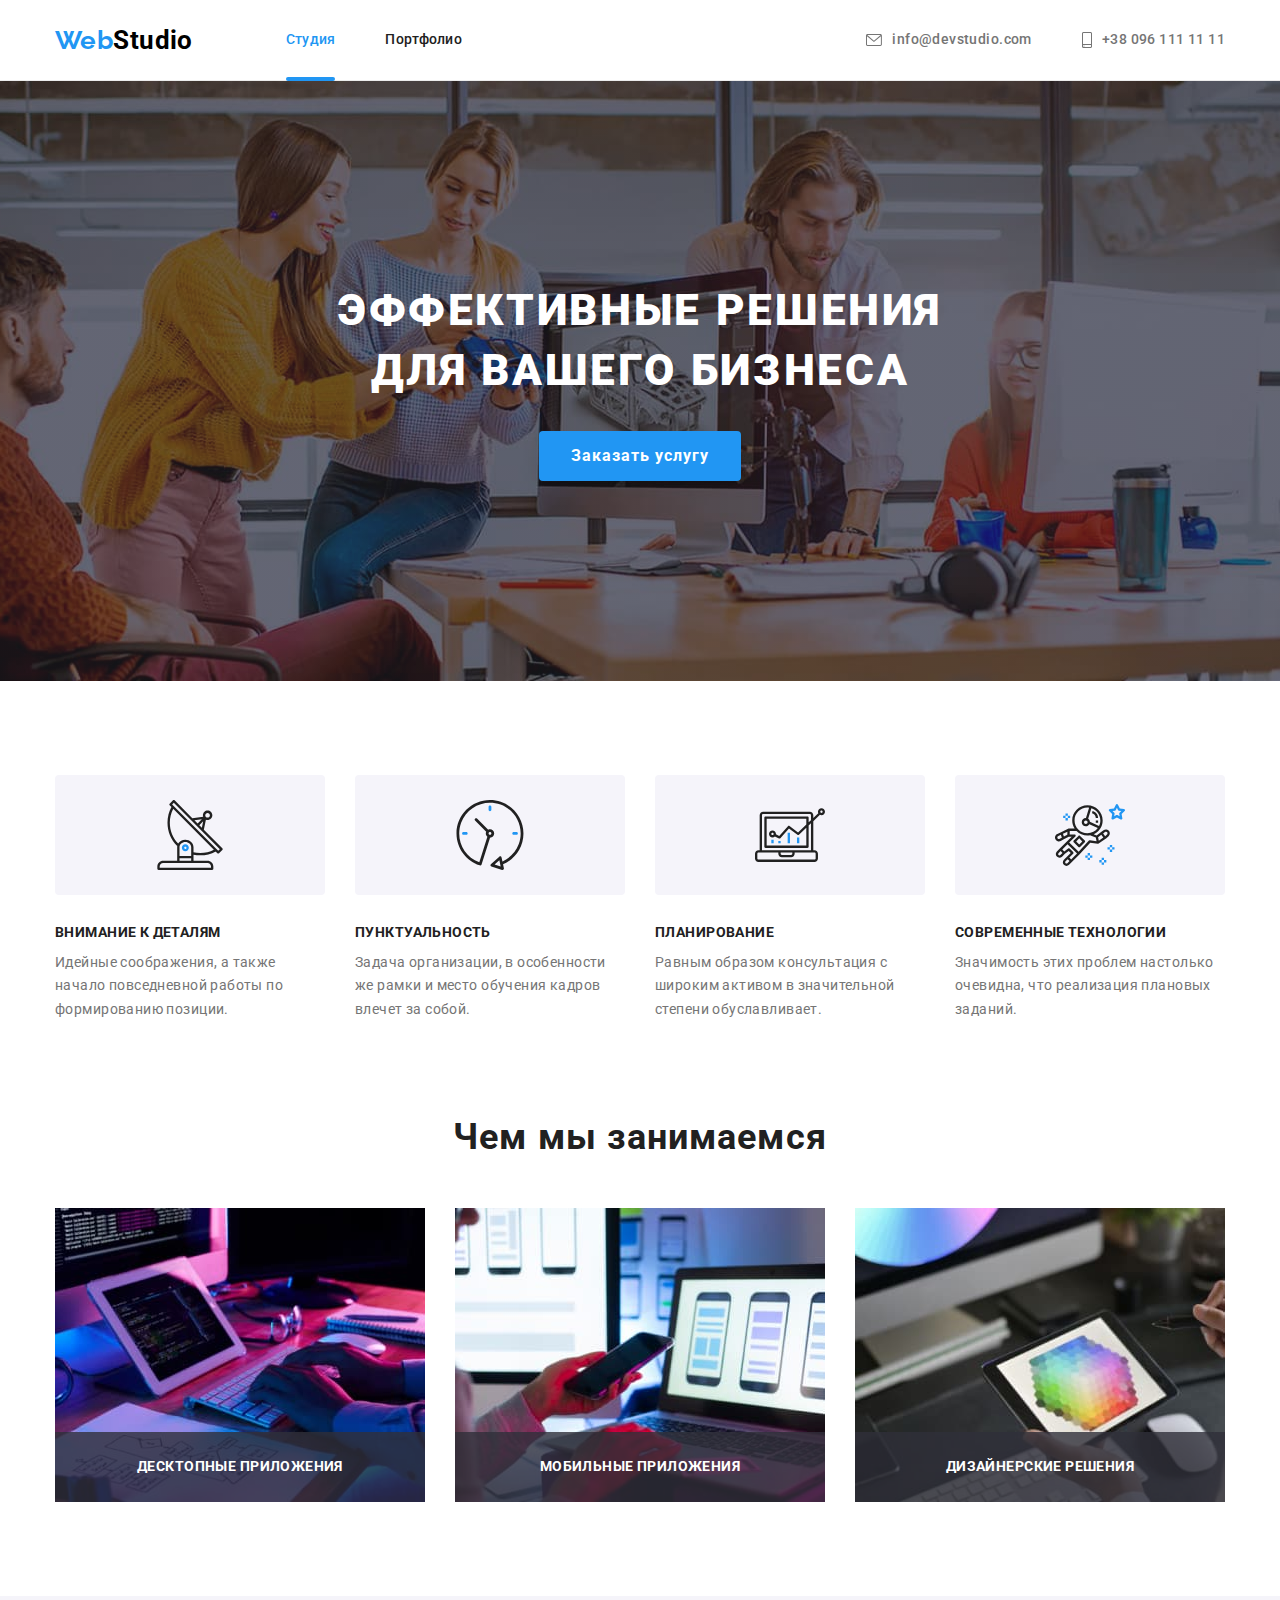
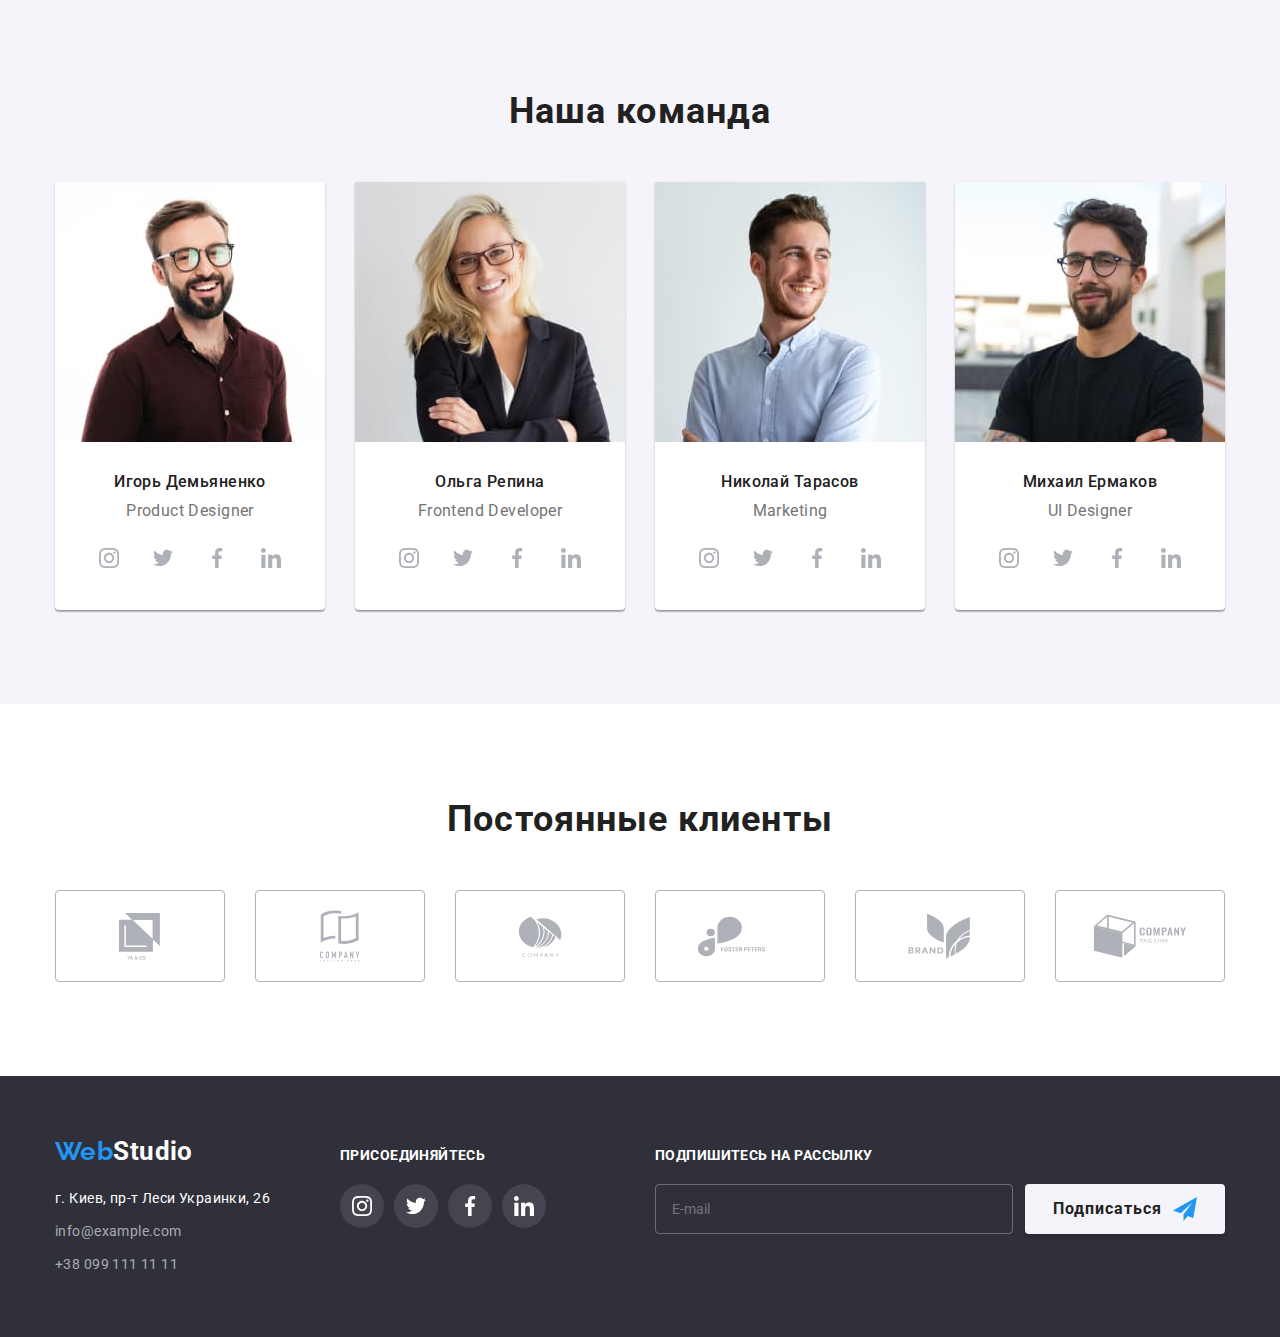
<file: index.html>
<!DOCTYPE html>
<html lang="ru">
  <head>
    <meta charset="UTF-8" />
    <meta http-equiv="X-UA-Compatible" content="IE=edge" />
    <meta name="viewport" content="width=device-width, initial-scale=1.0" />
    <title>WebStudio</title>
    <link rel="preconnect" href="https://fonts.googleapis.com" />
    <link rel="preconnect" href="https://fonts.gstatic.com" crossorigin />
    <link
      href="https://fonts.googleapis.com/css2?family=Raleway:wght@700&family=Roboto:wght@400;500;700;900&display=swap"
      rel="stylesheet"
    />
    <link
      rel="stylesheet"
      href="https://cdnjs.cloudflare.com/ajax/libs/modern-normalize/1.1.0/modern-normalize.min.css"
    />
    <link rel="stylesheet" href="./css/main.min.css" />
  </head>
  <body>
    <header class="header">
      <div class="container header__container">
        <nav class="nav">
          <a href="" class="logo link header__logo"
            >Web<span class="header__logo--black">Studio</span></a
          >
          <button
            type="button"
            class="btn-menu"
            aria-expanded="false"
            aria-controls="mobile-menu"
            data-menu-button
          >
            <svg
              class="btn-menu__icons"
              width="40"
              height="40"
              aria-label="Переключатель мобильного меню"
            >
              <use
                href="./images/icon.svg#icon-menu"
                class="btn-menu__icon-menu"
              ></use>
              <use
                href="./images/icon.svg#icon-close"
                class="btn-menu__icon-close"
              ></use>
            </svg>
          </button>
          <div class="menu-container" data-menu id="mobile-menu">
            <ul class="nav__site list">
              <li class="nav__item nav__item--active">
                <a href="" class="nav__link nav__link--active link">Студия</a>
              </li>
              <li class="nav__item">
                <a href="./portfolio.html" class="nav__link link">Портфолио</a>
              </li>
            </ul>
            <div class="menu-container-wrapper">
              <ul class="contacts list">
                <li class="contacts__item">
                  <a href="tel:+380961111111" class="contacts__link link">
                    <svg class="contacts__icon" width="10" height="16">
                      <use href="./images/sprite.svg#icon-smartphone"></use>
                    </svg>
                    +38 096 111 11 11
                  </a>
                </li>
                <li class="contacts__item">
                  <a
                    href="mailto:info@devstudio.com"
                    class="contacts__link link"
                  >
                    <svg class="contacts__icon" width="16" height="12">
                      <use href="./images/sprite.svg#icon-envelope"></use>
                    </svg>
                    info@devstudio.com</a
                  >
                </li>
              </ul>

              <ul class="social-network list">
                <li class="social-network__list">
                  <a
                    href=""
                    class="social-network__link link"
                    target="_blank"
                    rel="noreferrer noopener"
                    >Instagram</a
                  >
                </li>
                <li class="social-network__list">
                  <a
                    href=""
                    class="social-network__link link"
                    target="_blank"
                    rel="noreferrer noopener"
                    >Twitter</a
                  >
                </li>
                <li class="social-network__list">
                  <a
                    href=""
                    class="social-network__link link"
                    target="_blank"
                    rel="noreferrer noopener"
                    >Facebook</a
                  >
                </li>
                <li class="social-network__list">
                  <a
                    href=""
                    class="social-network__link link"
                    target="_blank"
                    rel="noreferrer noopener"
                    >LinkedIn</a
                  >
                </li>
              </ul>
            </div>
          </div>
        </nav>
      </div>
    </header>
    <main>
      <section class="hero">
        <div class="container">
          <h1 class="hero__title">
            Эффективные решения <br />
            для вашего бизнеса
          </h1>
          <button type="button" class="btn-page" data-order-open>
            Заказать услугу
          </button>
        </div>
      </section>

      <section class="quality section">
        <div class="container">
          <h2 class="visually-hidden">Наши качества</h2>
          <ul class="quality-menu list flex-box">
            <li class="quality-menu__item">
              <div class="quality-menu__icon">
                <svg width="70" height="70">
                  <use href="./images/sprite.svg#icon-antenna"></use>
                </svg>
              </div>
              <h3 class="quality-menu__title">Внимание к деталям</h3>
              <p>
                Идейные соображения, а также начало повседневной работы по
                формированию позиции.
              </p>
            </li>
            <li class="quality-menu__item">
              <div class="quality-menu__icon">
                <svg width="70" height="70">
                  <use href="./images/sprite.svg#icon-clock"></use>
                </svg>
              </div>
              <h3 class="quality-menu__title">Пунктуальность</h3>
              <p>
                Задача организации, в особенности же рамки и место обучения
                кадров влечет за собой.
              </p>
            </li>
            <li class="quality-menu__item">
              <div class="quality-menu__icon">
                <svg width="70" height="70">
                  <use href="./images/sprite.svg#icon-diagram"></use>
                </svg>
              </div>
              <h3 class="quality-menu__title">Планирование</h3>
              <p>
                Равным образом консультация с широким активом в значительной
                степени обуславливает.
              </p>
            </li>
            <li class="quality-menu__item">
              <div class="quality-menu__icon">
                <svg width="70" height="70">
                  <use href="./images/sprite.svg#icon-astronaut"></use>
                </svg>
              </div>
              <h3 class="quality-menu__title">Современные технологии</h3>
              <p>
                Значимость этих проблем настолько очевидна, что реализация
                плановых заданий.
              </p>
            </li>
          </ul>
        </div>
      </section>

      <section class="work section">
        <div class="container">
          <h2 class="title">Чем мы занимаемся</h2>
          <ul class="work-menu list">
            <li class="work-menu__item">
              <div class="work-menu__overlay">
                <img
                  srcset="
                    ./images/work/work-computer-370.jpg    1x,
                    ./images/work/work-computer-370@2x.jpg 2x
                  "
                  src="./images/work/work-computer.jpg"
                  alt="Работа за компьютером"
                  width="370"
                  height="294"
                />
                <p class="work-menu__text">Десктопные приложения</p>
              </div>
            </li>
            <li class="work-menu__item">
              <div class="work-menu__overlay">
                <img
                  srcset="
                    ./images/work/work-phone-370.jpg    1x,
                    ./images/work/work-phone-370@2x.jpg 2x
                  "
                  src="./images/work/work-phone.jpg"
                  alt="Работа в телефоне"
                  width="370"
                  height="294"
                />
                <p class="work-menu__text">Мобильные приложения</p>
              </div>
            </li>
            <li class="work-menu__item">
              <div class="work-menu__overlay">
                <img
                  srcset="
                    ./images/work/work-tablet-370.jpg    1x,
                    ./images/work/work-tablet-370@2x.jpg 2x
                  "
                  src="./images/work/work-tablet.jpg"
                  alt="Работа на планшете"
                  width="370"
                  height="294"
                />
                <p class="work-menu__text">Дизайнерские решения</p>
              </div>
            </li>
          </ul>
        </div>
      </section>
      <section class="team section">
        <div class="container">
          <h2 class="title">Наша команда</h2>
          <ul class="teammates list">
            <li class="teammates__item">
              <picture>
                <source
                  srcset="
                    ./images/team/desktop/igor-demyanenko.jpg    1x,
                    ./images/team/desktop/igor-demyanenko@2x.jpg 2x
                  "
                  media="(min-width: 1200px)"
                />
                <source
                  srcset="
                    ./images/team/tab/igor-demyanenko-tab.jpg    1x,
                    ./images/team/tab/igor-demyanenko-tab@2x.jpg 2x
                  "
                  media="(min-width: 768px)"
                />
                <img
                  srcset="
                    ./images/team/mob/igor-demyanenko-mob.jpg    1x,
                    ./images/team/mob/igor-demyanenko-mob@2x.jpg 2x
                  "
                  src="./images/team/mob/igor-demyanenko-mob.jpg"
                  alt="Игорь Демьяненко"
                  width="450"
                  height="460"
                />
              </picture>

              <div class="teammates__meta">
                <h3 class="teammates__title">Игорь Демьяненко</h3>
                <p lang="en" class="teammates__text">Product Designer</p>
                <ul class="social list">
                  <li class="social__item">
                    <a
                      href=""
                      class="social__link link"
                      target="_blank"
                      rel="noreferrer noopener"
                      ><svg class="social__icon" aria-label="instagram">
                        <use
                          href="./images/sprite.svg#icon-instagram"
                        ></use></svg
                    ></a>
                  </li>
                  <li class="social__item">
                    <a
                      href=""
                      class="social__link link"
                      target="_blank"
                      rel="noreferrer noopener"
                    >
                      <svg class="social__icon" aria-label="twitter">
                        <use href="./images/sprite.svg#icon-twitter"></use></svg
                    ></a>
                  </li>
                  <li class="social__item">
                    <a
                      href=""
                      class="social__link link"
                      target="_blank"
                      rel="noreferrer noopener"
                    >
                      <svg class="social__icon" aria-label="facebook">
                        <use
                          href="./images/sprite.svg#icon-facebook"
                        ></use></svg
                    ></a>
                  </li>
                  <li class="social__item">
                    <a
                      href=""
                      class="social__link link"
                      target="_blank"
                      rel="noreferrer noopener"
                      ><svg class="social__icon" aria-label="linkedin">
                        <use
                          href="./images/sprite.svg#icon-linkedin"
                        ></use></svg
                    ></a>
                  </li>
                </ul>
              </div>
            </li>
            <li class="teammates__item">
              <picture>
                <source
                  srcset="
                    ./images/team/desktop/olga-repina.jpg    1x,
                    ./images/team/desktop/olga-repina@2x.jpg 2x
                  "
                  media="(min-width: 1200px)"
                />
                <source
                  srcset="
                    ./images/team/tab/olga-repina-tab.jpg    1x,
                    ./images/team/tab/olga-repina-tab@2x.jpg 2x
                  "
                  media="(min-width: 768px)"
                />

                <img
                  srcset="
                    ./images/team/mob/olga-repina-mob.jpg    1x,
                    ./images/team/mob/olga-repina-mob@2x.jpg 2x
                  "
                  src="./images/team/mob/olga-repina-mob.jpg"
                  alt="Ольга Репина"
                  width="450"
                  height="460"
                />
              </picture>

              <div class="teammates__meta">
                <h3 class="teammates__title">Ольга Репина</h3>
                <p lang="en" class="teammates__text">Frontend Developer</p>
                <ul class="social list">
                  <li class="social__item">
                    <a
                      href=""
                      class="social__link link"
                      target="_blank"
                      rel="noreferrer noopener"
                      ><svg class="social__icon" aria-label="instagram">
                        <use
                          href="./images/sprite.svg#icon-instagram"
                        ></use></svg
                    ></a>
                  </li>
                  <li class="social__item">
                    <a
                      href=""
                      class="social__link link"
                      target="_blank"
                      rel="noreferrer noopener"
                    >
                      <svg class="social__icon" aria-label="twitter">
                        <use href="./images/sprite.svg#icon-twitter"></use></svg
                    ></a>
                  </li>
                  <li class="social__item">
                    <a
                      href=""
                      class="social__link link"
                      target="_blank"
                      rel="noreferrer noopener"
                    >
                      <svg class="social__icon" aria-label="facebook">
                        <use
                          href="./images/sprite.svg#icon-facebook"
                        ></use></svg
                    ></a>
                  </li>
                  <li class="social__item">
                    <a
                      href=""
                      class="social__link link"
                      target="_blank"
                      rel="noreferrer noopener"
                      ><svg class="social__icon" aria-label="linkedin">
                        <use
                          href="./images/sprite.svg#icon-linkedin"
                        ></use></svg
                    ></a>
                  </li>
                </ul>
              </div>
            </li>
            <li class="teammates__item">
              <picture>
                <source
                  srcset="
                    ./images/team/desktop/nikolay-tarasov.jpg    1x,
                    ./images/team/desktop/nikolay-tarasov@2x.jpg 2x
                  "
                  media="(min-width: 1200px)" />
                <source
                  srcset="
                    ./images/team/tab/nikolay-tarasov-tab.jpg    1x,
                    ./images/team/tab/nikolay-tarasov-tab@2x.jpg 2x
                  "
                  media="(min-width: 768px)" />
                <img
                  srcset="
                    ./images/team/mob/nikolay-tarasov-mob.jpg    1x,
                    ./images/team/mob/nikolay-tarasov-mob@2x.jpg 2x
                  "
                  src="./images/team/mob/nikolay-tarasov-mob.jpg"
                  alt="Николай Тарасов"
                  width="450"
                  height="460"
              /></picture>

              <div class="teammates__meta">
                <h3 class="teammates__title">Николай Тарасов</h3>
                <p lang="en" class="teammates__text">Marketing</p>
                <ul class="social list">
                  <li class="social__item">
                    <a
                      href=""
                      class="social__link link"
                      target="_blank"
                      rel="noreferrer noopener"
                      ><svg class="social__icon" aria-label="instagram">
                        <use
                          href="./images/sprite.svg#icon-instagram"
                        ></use></svg
                    ></a>
                  </li>
                  <li class="social__item">
                    <a
                      href=""
                      class="social__link link"
                      target="_blank"
                      rel="noreferrer noopener"
                    >
                      <svg class="social__icon" aria-label="twitter">
                        <use href="./images/sprite.svg#icon-twitter"></use></svg
                    ></a>
                  </li>
                  <li class="social__item">
                    <a
                      href=""
                      class="social__link link"
                      target="_blank"
                      rel="noreferrer noopener"
                    >
                      <svg class="social__icon" aria-label="facebook">
                        <use
                          href="./images/sprite.svg#icon-facebook"
                        ></use></svg
                    ></a>
                  </li>
                  <li class="social__item">
                    <a
                      href=""
                      class="social__link link"
                      target="_blank"
                      rel="noreferrer noopener"
                      ><svg class="social__icon" aria-label="linkedin">
                        <use
                          href="./images/sprite.svg#icon-linkedin"
                        ></use></svg
                    ></a>
                  </li>
                </ul>
              </div>
            </li>
            <li class="teammates__item">
              <picture>
                <source
                  srcset="
                    ./images/team/desktop/mikhail-ermakov.jpg    1x,
                    ./images/team/desktop/mikhail-ermakov@2x.jpg 2x
                  "
                  media="(min-width: 1200px)"
                />
                <source
                  srcset="
                    ./images/team/tab/mikhail-ermakov-tab.jpg    1x,
                    ./images/team/tab/mikhail-ermakov-tab@2x.jpg 2x
                  "
                  media="(min-width: 768px)"
                />
                <img
                  srcset="
                    ./images/team/mob/mikhail-ermakov-mob.jpg    1x,
                    ./images/team/mob/mikhail-ermakov-mob@2x.jpg 2x
                  "
                  src="./images/team/mob/mikhail-ermakov-mob.jpg"
                  alt="Михаил Ермаков"
                  width="450"
                  height="460"
                />
              </picture>

              <div class="teammates__meta">
                <h3 class="teammates__title">Михаил Ермаков</h3>
                <p lang="en" class="teammates__text">UI Designer</p>
                <ul class="social list">
                  <li class="social__item">
                    <a
                      href=""
                      class="social__link link"
                      target="_blank"
                      rel="noreferrer noopener"
                      ><svg class="social__icon" aria-label="instagram">
                        <use
                          href="./images/sprite.svg#icon-instagram"
                        ></use></svg
                    ></a>
                  </li>
                  <li class="social__item">
                    <a
                      href=""
                      class="social__link link"
                      target="_blank"
                      rel="noreferrer noopener"
                    >
                      <svg class="social__icon" aria-label="twitter">
                        <use href="./images/sprite.svg#icon-twitter"></use></svg
                    ></a>
                  </li>
                  <li class="social__item">
                    <a
                      href=""
                      class="social__link link"
                      target="_blank"
                      rel="noreferrer noopener"
                    >
                      <svg class="social__icon" aria-label="facebook">
                        <use
                          href="./images/sprite.svg#icon-facebook"
                        ></use></svg
                    ></a>
                  </li>
                  <li class="social__item">
                    <a
                      href=""
                      class="social__link link"
                      target="_blank"
                      rel="noreferrer noopener"
                      ><svg class="social__icon" aria-label="linkedin">
                        <use
                          href="./images/sprite.svg#icon-linkedin"
                        ></use></svg
                    ></a>
                  </li>
                </ul>
              </div>
            </li>
          </ul>
        </div>
      </section>
      <section class="clients section">
        <div class="container">
          <h2 class="title">Постоянные клиенты</h2>
          <ul class="clients-menu list">
            <li class="clients-menu__item">
              <a
                href=""
                class="clients-menu__link link"
                target="_blank"
                rel="noreferrer noopener"
              >
                <svg class="clients-menu__icon" width="41" height="47">
                  <use href="./images/sprite.svg#icon-client-1"></use>
                </svg>
              </a>
            </li>
            <li class="clients-menu__item">
              <a
                href=""
                class="clients-menu__link link"
                target="_blank"
                rel="noreferrer noopener"
              >
                <svg class="clients-menu__icon" width="40" height="52">
                  <use href="./images/sprite.svg#icon-client-2"></use>
                </svg>
              </a>
            </li>
            <li class="clients-menu__item">
              <a
                href=""
                class="clients-menu__link link"
                target="_blank"
                rel="noreferrer noopener"
              >
                <svg class="clients-menu__icon" width="44" height="41">
                  <use href="./images/sprite.svg#icon-client-3"></use>
                </svg>
              </a>
            </li>
            <li class="clients-menu__item">
              <a
                href=""
                class="clients-menu__link link"
                target="_blank"
                rel="noreferrer noopener"
              >
                <svg class="clients-menu__icon" width="85" height="41">
                  <use href="./images/sprite.svg#icon-client-4"></use>
                </svg>
              </a>
            </li>
            <li class="clients-menu__item">
              <a
                href=""
                class="clients-menu__link link"
                target="_blank"
                rel="noreferrer noopener"
              >
                <svg class="clients-menu__icon" width="63" height="46">
                  <use href="./images/sprite.svg#icon-client-5"></use>
                </svg>
              </a>
            </li>
            <li class="clients-menu__item">
              <a
                href=""
                class="clients-menu__link link"
                target="_blank"
                rel="noreferrer noopener"
              >
                <svg class="clients-menu__icon" width="94" height="44">
                  <use href="./images/sprite.svg#icon-client-6"></use>
                </svg>
              </a>
            </li>
          </ul>
        </div>
      </section>
    </main>
    <footer class="footer">
      <div class="container footer__container">
        <div class="footer__item">
          <a href="" class="logo link footer__logo"
            >Web<span class="footer__logo--white">Studio</span></a
          >
          <address class="address">
            <p class="address__text">г. Киев, пр-т Леси Украинки, 26</p>
            <ul class="list address__contacts">
              <li class="address__item">
                <a href="mailto:info@example.com" class="address__link link"
                  >info@example.com</a
                >
              </li>
              <li class="address__item">
                <a href="tel:+380991111111" class="address__link link"
                  >+38 099 111 11 11</a
                >
              </li>
            </ul>
          </address>
        </div>
        <div class="footer__item">
          <strong class="footer__title">присоединяйтесь</strong>
          <ul class="social list">
            <li class="social__item">
              <a
                href=""
                class="social__link link footer__link"
                target="_blank"
                rel="noreferrer noopener"
                ><svg class="social__icon footer__icon" aria-label="instagram">
                  <use href="./images/sprite.svg#icon-instagram"></use></svg
              ></a>
            </li>
            <li class="social__item">
              <a
                href=""
                class="social__link link footer__link"
                target="_blank"
                rel="noreferrer noopener"
              >
                <svg class="social__icon footer__icon" aria-label="twitter">
                  <use href="./images/sprite.svg#icon-twitter"></use></svg
              ></a>
            </li>
            <li class="social__item">
              <a
                href=""
                class="social__link link footer__link"
                target="_blank"
                rel="noreferrer noopener"
              >
                <svg class="social__icon footer__icon" aria-label="facebook">
                  <use href="./images/sprite.svg#icon-facebook"></use></svg
              ></a>
            </li>
            <li class="social__item">
              <a
                href=""
                class="social__link link footer__link"
                target="_blank"
                rel="noreferrer noopener"
                ><svg class="social__icon footer__icon" aria-label="linkedin">
                  <use href="./images/sprite.svg#icon-linkedin"></use></svg
              ></a>
            </li>
          </ul>
        </div>
        <div class="footer__item mailing">
          <b class="mailing__title">Подпишитесь на рассылку</b>
          <form class="mailing-form">
            <input
              type="email"
              name="mailing-email"
              placeholder="E-mail"
              class="mailing-form__input"
            />
            <button
              type="submit"
              class="mailing-form__btn"
              data-subscribe-button
            >
              Подписаться
              <svg width="24" height="24" class="mailing-form__icon">
                <use href="./images/icon.svg#icon-send"></use>
              </svg>
            </button>
          </form>
        </div>
      </div>
    </footer>
    <div class="backdrop is-hidden">
      <div class="modal"></div>
    </div>
    <script src="./js/mobile-menu.js" type="module"></script>
    <script src="./js/render.js" type="module"></script>
    <script src="./js/dataCollection.js" type="module"></script>
  </body>
</html>
</file>
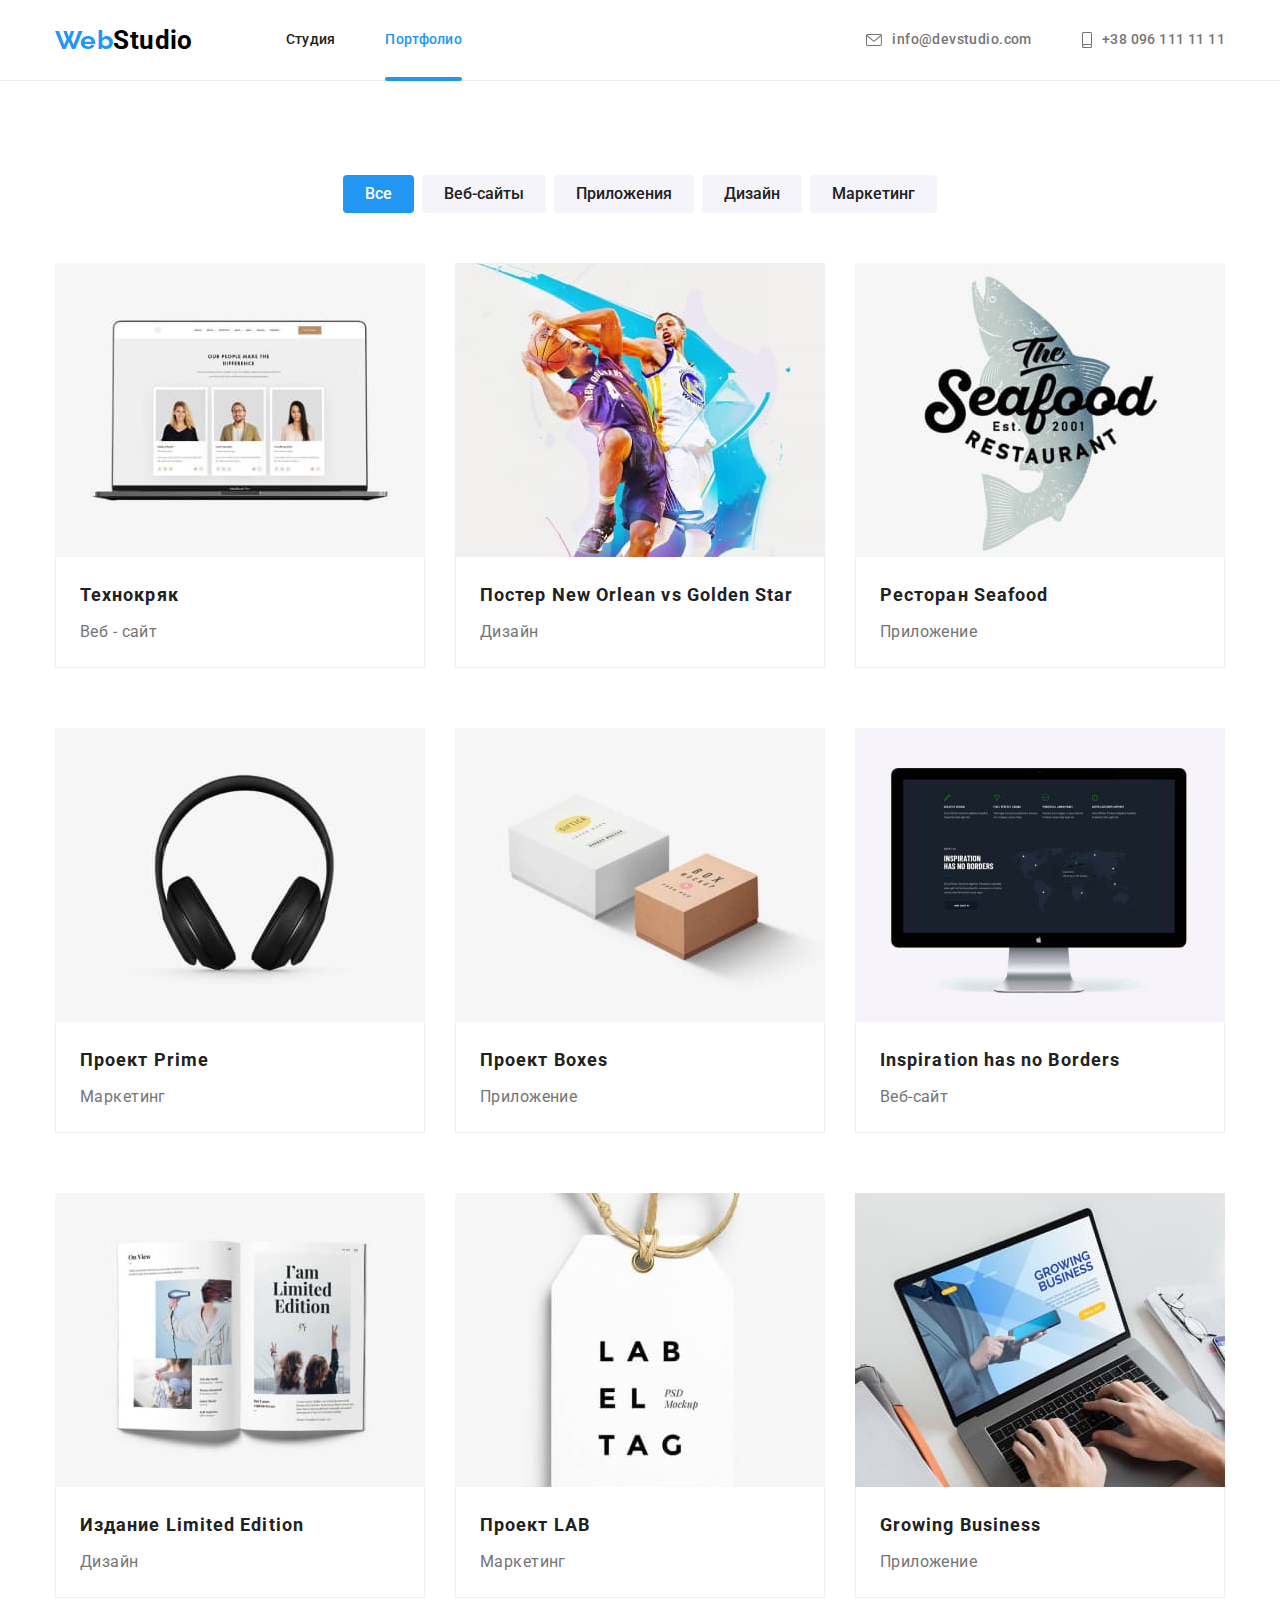
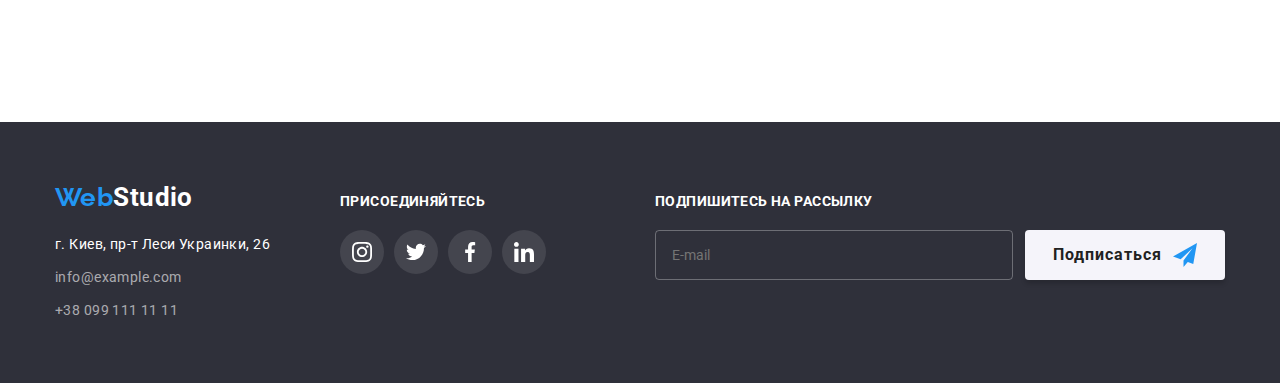
<file: portfolio.html>
<!DOCTYPE html>
<html lang="ru">
  <head>
    <meta charset="UTF-8" />
    <meta http-equiv="X-UA-Compatible" content="IE=edge" />
    <meta name="viewport" content="width=device-width, initial-scale=1.0" />
    <title>Portfolio</title>
    <link rel="preconnect" href="https://fonts.googleapis.com" />
    <link rel="preconnect" href="https://fonts.gstatic.com" crossorigin />
    <link
      href="https://fonts.googleapis.com/css2?family=Raleway:wght@700&family=Roboto:wght@400;500;700;900&display=swap"
      rel="stylesheet"
    />
    <link
      rel="stylesheet"
      href="https://cdnjs.cloudflare.com/ajax/libs/modern-normalize/1.1.0/modern-normalize.min.css"
    />
    <link rel="stylesheet" href="./css/main.min.css" />
  </head>
  <body>
    <header class="header">
      <div class="container header__container">
        <nav class="nav">
          <a href="" class="logo link header__logo"
            >Web<span class="header__logo--black">Studio</span></a
          >
          <button
            type="button"
            class="btn-menu"
            aria-expanded="false"
            aria-controls="mobile-menu"
            data-menu-button
          >
            <svg
              class="btn-menu__icons"
              width="40"
              height="40"
              aria-label="Переключатель мобильного меню"
            >
              <use
                href="./images/icon.svg#icon-menu"
                class="btn-menu__icon-menu"
              ></use>
              <use
                href="./images/icon.svg#icon-close"
                class="btn-menu__icon-close"
              ></use>
            </svg>
          </button>
          <div class="menu-container" data-menu id="mobile-menu">
            <ul class="nav__site list">
              <li class="nav__item">
                <a href="./index.html" class="nav__link link">Студия</a>
              </li>
              <li class="nav__item nav__item--active">
                <a href="" class="nav__link nav__link--active link"
                  >Портфолио</a
                >
              </li>
            </ul>

            <ul class="contacts list">
              <li class="contacts__item">
                <a href="tel:+380961111111" class="contacts__link link">
                  <svg class="contacts__icon" width="10" height="16">
                    <use href="./images/sprite.svg#icon-smartphone"></use>
                  </svg>
                  +38 096 111 11 11
                </a>
              </li>
              <li class="contacts__item">
                <a href="mailto:info@devstudio.com" class="contacts__link link">
                  <svg class="contacts__icon" width="16" height="12">
                    <use href="./images/sprite.svg#icon-envelope"></use>
                  </svg>
                  info@devstudio.com</a
                >
              </li>
            </ul>

            <ul class="social-network list">
              <li class="social-network__list">
                <a
                  href=""
                  class="social-network__link link"
                  target="_blank"
                  rel="noreferrer noopener"
                  >Instagram</a
                >
              </li>
              <li class="social-network__list">
                <a
                  href=""
                  class="social-network__link link"
                  target="_blank"
                  rel="noreferrer noopener"
                  >Twitter</a
                >
              </li>
              <li class="social-network__list">
                <a
                  href=""
                  class="social-network__link link"
                  target="_blank"
                  rel="noreferrer noopener"
                  >Facebook</a
                >
              </li>
              <li class="social-network__list">
                <a
                  href=""
                  class="social-network__link link"
                  target="_blank"
                  rel="noreferrer noopener"
                  >LinkedIn</a
                >
              </li>
            </ul>
          </div>
        </nav>
      </div>
    </header>
    <main>
      <div class="container">
        <section class="portfolio section">
          <h1 class="visually-hidden">Наши работы</h1>
          <ul class="filter list portfolio__filter">
            <li class="filter__item">
              <button type="button" class="filter__button" data-name="all">
                Все
              </button>
            </li>
            <li class="filter__item">
              <button
                type="button"
                class="filter__button"
                data-name="web-sites"
              >
                Веб-сайты
              </button>
            </li>
            <li class="filter__item">
              <button
                type="button"
                class="filter__button"
                data-name="applications"
              >
                Приложения
              </button>
            </li>
            <li class="filter__item">
              <button type="button" class="filter__button" data-name="design">
                Дизайн
              </button>
            </li>
            <li class="filter__item">
              <button
                type="button"
                class="filter__button"
                data-name="marketing"
              >
                Маркетинг
              </button>
            </li>
          </ul>
          <ul class="projects list"></ul>
        </section>
      </div>
    </main>
    <footer class="footer">
      <div class="container footer__container">
        <div class="footer__item">
          <a href="" class="logo link footer__logo"
            >Web<span class="footer__logo--white">Studio</span></a
          >
          <address class="address">
            <p class="address__text">г. Киев, пр-т Леси Украинки, 26</p>
            <ul class="list address__contacts">
              <li class="address__item">
                <a href="mailto:info@example.com" class="address__link link"
                  >info@example.com</a
                >
              </li>
              <li class="address__item">
                <a href="tel:+380991111111" class="address__link link"
                  >+38 099 111 11 11</a
                >
              </li>
            </ul>
          </address>
        </div>
        <div class="footer__item">
          <strong class="footer__title">присоединяйтесь</strong>
          <ul class="social list">
            <li class="social__item">
              <a
                href=""
                class="social__link link footer__link"
                target="_blank"
                rel="noreferrer noopener"
                ><svg class="social__icon footer__icon" aria-label="instagram">
                  <use href="./images/sprite.svg#icon-instagram"></use></svg
              ></a>
            </li>
            <li class="social__item">
              <a
                href=""
                class="social__link link footer__link"
                target="_blank"
                rel="noreferrer noopener"
              >
                <svg class="social__icon footer__icon" aria-label="twitter">
                  <use href="./images/sprite.svg#icon-twitter"></use></svg
              ></a>
            </li>
            <li class="social__item">
              <a
                href=""
                class="social__link link footer__link"
                target="_blank"
                rel="noreferrer noopener"
              >
                <svg class="social__icon footer__icon" aria-label="facebook">
                  <use href="./images/sprite.svg#icon-facebook"></use></svg
              ></a>
            </li>
            <li class="social__item">
              <a
                href=""
                class="social__link link footer__link"
                target="_blank"
                rel="noreferrer noopener"
                ><svg class="social__icon footer__icon" aria-label="linkedin">
                  <use href="./images/sprite.svg#icon-linkedin"></use></svg
              ></a>
            </li>
          </ul>
        </div>
        <div class="footer__item mailing">
          <b class="mailing__title">Подпишитесь на рассылку</b>
          <form class="mailing-form">
            <input
              type="email"
              name="mailing-email"
              placeholder="E-mail"
              class="mailing-form__input"
            />
            <button type="submit" class="btn-page mailing-form__btn">
              Подписаться
              <svg width="24" height="24" class="mailing-form__icon">
                <use href="./images/icon.svg#icon-send"></use>
              </svg>
            </button>
          </form>
        </div>
      </div>
    </footer>
    <script src="./js/render-projects.js" type="module"></script>
    <script src="./js/mobile-menu.js" type="module"></script>
  </body>
</html>
</file>
<file: css/main.min.css>
h1,h2,h3,h4,h5,h6,p,ul{margin:0;padding:0}body{background-color:#fff;color:#757575;font-family:"Roboto",sans-serif;font-size:14px;line-height:1.7;letter-spacing:.03em}body.modal-open{overflow:hidden}img{display:block;max-width:100%;height:auto}.link{text-decoration:none}.list{list-style:none}.visually-hidden{position:absolute;clip:rect(0 0 0 0);width:1px;height:1px;margin:-1px}.modal-form__btn,.mailing-form__btn,.clients-menu__link,.quality-menu__icon,.contacts__link,.nav,.social__link,.btn-page{display:flex;align-items:center}.logo{font-family:Raleway;font-weight:700;font-size:26px;line-height:1.19;color:#2196f3;transition:color 250ms cubic-bezier(0.4, 0, 0.2, 1)}.btn-page{margin-left:auto;margin-right:auto;justify-content:space-between;border-style:none;border-radius:4px;min-width:200px;font-weight:700;font-size:16px;line-height:1.88;letter-spacing:.06em;color:#fff;background-color:#2196f3;cursor:pointer;box-shadow:0px 4px 4px rgba(0,0,0,.15);transition:color 250ms cubic-bezier(0.4, 0, 0.2, 1),background-color 250ms cubic-bezier(0.4, 0, 0.2, 1)}.btn-page:hover,.btn-page:focus{color:#212121;background-color:#f5f4fa}.container{margin:0 auto;padding-left:15px;padding-right:15px}@media screen and (min-width: 480px){.container{width:480px}}@media screen and (min-width: 768px){.container{width:768px}}@media screen and (min-width: 1200px){.container{width:1200px}}.section{padding-top:60px;padding-bottom:60px}@media screen and (min-width: 1200px){.section{padding-top:94px;padding-bottom:94px}}.title{margin-bottom:30px;font-weight:700;font-size:28px;line-height:1.18;text-align:center;letter-spacing:.03em;color:#212121}@media screen and (min-width: 1200px){.title{margin-bottom:50px;font-size:36px;line-height:1.17}}.social{display:flex;justify-content:center}.social__item{width:44px;height:44px}.social__item:not(:last-child){margin-right:10px}.social__link{justify-content:center;width:100%;height:100%;border-radius:50%;background-color:#fff;transition:background-color 250ms cubic-bezier(0.4, 0, 0.2, 1)}.social__link:hover,.social__link:focus{background-color:#2196f3}.social__icon{width:20px;height:20px;fill:#afb1b8;transition:fill 250ms cubic-bezier(0.4, 0, 0.2, 1)}.social__link:hover .social__icon,.social__link:focus .social__icon{fill:#fff}.backdrop{position:fixed;top:0;left:0;right:0;bottom:0;padding:94px 15px;overflow:auto;background-color:rgba(0,0,0,.2);opacity:1;z-index:3;transition:opacity 250ms cubic-bezier(0.4, 0, 0.2, 1),visibility 250ms cubic-bezier(0.4, 0, 0.2, 1)}.backdrop.is-hidden{visibility:hidden;opacity:0;pointer-events:none}.backdrop.is-hidden .modal{opacity:0;transform:translate(-50%, -50%),scale(0.1)}.modal{position:relative;padding:40px;background-color:#fff;box-shadow:0px 1px 3px rgba(0,0,0,.12),0px 1px 1px rgba(0,0,0,.14),0px 2px 1px rgba(0,0,0,.2);border-radius:4px;opacity:1;transform:scale(1);transition:transform 250ms cubic-bezier(0.4, 0, 0.2, 1),opacity 250ms cubic-bezier(0.4, 0, 0.2, 1)}@media screen and (min-width: 768px){.modal{position:absolute;top:50%;left:50%;max-width:450px;width:100%;height:auto;max-height:100%;transform:translate(-50%, -50%);overflow-y:auto}}@media screen and (min-width: 1200px){.modal{max-width:528px}}.modal__button{z-index:4;position:absolute;top:8px;right:8px;width:30px;height:30px;border-radius:50%;padding:0;display:flex;align-items:center;justify-content:center;border-style:none;border:1px solid rgba(0,0,0,.1);background-color:#fff;font-weight:700;cursor:pointer;transition:background-color 250ms cubic-bezier(0.4, 0, 0.2, 1)}.modal__icon{transition:fill 250ms cubic-bezier(0.4, 0, 0.2, 1)}.modal__button:hover .modal__icon,.modal__button:focus .modal__icon{fill:#2196f3}.modal__title{font-weight:700;font-size:20px;line-height:1.15;color:#212121;margin-bottom:12px;text-align:center}.header{position:relative;border-bottom:1px solid #ececec}@media screen and (min-width: 768px){.header__logo{margin-right:88px}}@media screen and (min-width: 1200px){.header__logo{margin-right:93px}}.header__logo--black{color:#000;font-family:"Roboto",sans-serif;transition:color 250ms cubic-bezier(0.4, 0, 0.2, 1)}.header__logo:hover .header__logo--black,.header__logo:focus .header__logo--black{color:#2196f3}.btn-menu{margin-top:10px;margin-bottom:10px;margin-left:auto;z-index:3;display:inline-flex;border-style:none;padding:0;cursor:pointer;background-color:rgba(0,0,0,0)}@media screen and (min-width: 768px){.btn-menu{display:none}}.btn-menu.is-open .btn-menu__icon-close{display:block}.btn-menu__icons{transition:fill 250ms cubic-bezier(0.4, 0, 0.2, 1)}.btn-menu:hover .btn-menu__icons,.btn-menu:focus .btn-menu__icons{fill:#2196f3}.btn-menu__icon-close{display:none}.btn-menu.is-open .btn-menu__icon-close{display:block}.btn-menu.is-open .btn-menu__icon-menu{display:none;fill:#000}@media screen and (max-width: 767px){.menu-container{display:flex;flex-direction:column;justify-content:space-between;visibility:hidden;opacity:0;pointer-events:none;position:absolute;top:0;left:0;width:100vw;height:100vh;padding:48px 40px;z-index:2;background-color:#fff;transform:translateY(-100%);transition:opacity 250ms cubic-bezier(0.4, 0, 0.2, 1),transform 250ms cubic-bezier(0.4, 0, 0.2, 1)}.menu-container.is-open{visibility:visible;opacity:1;pointer-events:visible;transform:translateY(0)}}@media screen and (min-width: 768px){.menu-container{display:flex;align-items:center;justify-content:space-between;flex-grow:1}}@media screen and (min-width: 768px){.nav__site{display:flex;align-items:center}}@media screen and (max-width: 767px){.nav__item:not(:last-child){margin-bottom:32px}.menu-container.is-open .nav__item{transform:translateX(-100%);animation:slideRight 250ms forwards;animation-delay:350ms}.menu-container.is-open .nav__item:nth-child(2){animation-delay:450ms}.menu-container.is-open .nav__item:last-child{animation-delay:550ms}}@keyframes slideRight{0%{transform:translateX(-100%)}100%{transform:translateX(0)}}@media screen and (min-width: 768px){.nav__item:not(last-child){margin-right:50px}}.nav__link{display:block;font-weight:500;font-size:40px;line-height:1.18;letter-spacing:.02em;color:#212121;transition:color 250ms cubic-bezier(0.4, 0, 0.2, 1)}.nav__link:hover,.nav__link:focus{color:#2196f3}@media screen and (min-width: 768px){.nav__link{padding-top:32px;padding-bottom:32px;font-size:14px;line-height:1.14}}.nav__link--active{color:#2196f3}@media screen and (min-width: 768px){.nav__item--active{position:relative}.nav__item--active::after{position:absolute;content:"";bottom:-1px;left:0;display:block;width:100%;height:4px;background-color:#2196f3;border-radius:2px}}@media screen and (max-width: 767px){.contacts{margin-bottom:64px}}@media screen and (min-width: 768px){.contacts{display:flex;flex-direction:column-reverse;margin-left:auto}}@media screen and (min-width: 1200px){.contacts{flex-direction:row-reverse}}@media screen and (max-width: 767px){.contacts__item:not(:last-child){margin-bottom:32px}}@media screen and (min-width: 768px)and (max-width: 1199px){.contacts__item:not(:first-child){margin-bottom:10px}}@media screen and (min-width: 1200px){.contacts__item:not(:first-child){margin-right:50px}}.contacts__link{font-family:Roboto;font-style:normal;font-weight:500;font-size:24px;line-height:1.17;color:inherit;fill:currentColor;transition:color 250ms cubic-bezier(0.4, 0, 0.2, 1)}.contacts__link:hover,.contacts__link:focus{color:#2196f3}@media screen and (min-width: 372px)and (max-width: 767px){.contacts__item:first-child .contacts__link{font-size:34px}}@media screen and (min-width: 768px){.contacts__link{font-size:12px}}@media screen and (min-width: 1200px){.contacts__link{font-size:14px;line-height:1.14}}.contacts__icon{display:none}@media screen and (min-width: 768px){.contacts__icon{display:block;margin-right:8px}}@media screen and (min-width: 1200px){.contacts__icon{display:block;margin-right:10px}}.social-network{display:flex;flex-wrap:wrap}@media screen and (min-width: 768px){.social-network{display:none}}.social-network__list{position:relative}.social-network__list:not(:last-child){margin-right:20px}@media screen and (min-width: 366px){.social-network__list:not(:last-child):after{position:absolute;top:0;right:-10px;content:"";display:block;width:1px;height:22px;background-color:rgba(33,33,33,.2)}}.social-network__link{display:block;font-weight:500;font-size:18px;line-height:1.22;letter-spacing:.02em;color:#2196f3;transition:color 250ms cubic-bezier(0.4, 0, 0.2, 1)}.social-network__link:hover,.social-network__link:focus{color:#757575}.hero{max-width:100%;padding-top:118px;padding-bottom:118px;margin-left:auto;margin-right:auto;background-image:linear-gradient(to right, rgba(47, 48, 58, 0.4), rgba(47, 48, 58, 0.4)),url(../images/hero-bg/hero-bg-480.jpg);background-repeat:no-repeat;background-position:center;background-size:cover;background-color:#c4c4c4;text-align:center}@media(min-device-pixel-ratio: 2),(min-resolution: 192dpi),(min-resolution: 2dppx){.hero{background-image:linear-gradient(to right, rgba(47, 48, 58, 0.4), rgba(47, 48, 58, 0.4)),url(../images/hero-bg/hero-bg-480@2x.jpg)}}@media screen and (min-width: 480px){.hero{background-image:linear-gradient(to right, rgba(47, 48, 58, 0.4), rgba(47, 48, 58, 0.4)),url(../images/hero-bg/hero-bg-768.jpg)}}@media screen and (min-width: 480px)and (min-device-pixel-ratio: 2),screen and (min-width: 480px)and (min-resolution: 192dpi),screen and (min-width: 480px)and (min-resolution: 2dppx){.hero{background-image:linear-gradient(to right, rgba(47, 48, 58, 0.4), rgba(47, 48, 58, 0.4)),url(../images/hero-bg/hero-bg-768@2x.jpg)}}@media screen and (min-width: 768px){.hero{background-image:linear-gradient(to right, rgba(47, 48, 58, 0.4), rgba(47, 48, 58, 0.4)),url(../images/hero-bg/hero-bg-1600.jpg)}}@media screen and (min-width: 768px)and (min-device-pixel-ratio: 2),screen and (min-width: 768px)and (min-resolution: 192dpi),screen and (min-width: 768px)and (min-resolution: 2dppx){.hero{background-image:linear-gradient(to right, rgba(47, 48, 58, 0.4), rgba(47, 48, 58, 0.4)),url(../images/hero-bg/hero-bg-1600@2x.jpg)}}@media screen and (min-width: 1200px){.hero{padding-top:200px;padding-bottom:200px}}.hero .btn-page{padding:10px 32px}.hero__title{margin-bottom:30px;font-weight:900;font-size:20px;line-height:1.62;letter-spacing:.06em;text-transform:uppercase;color:#fff}@media screen and (min-width: 480px){.hero__title{font-size:26px}}@media screen and (min-width: 1200px){.hero__title{font-size:44px;line-height:1.36}}@media screen and (min-width: 768px){.quality-menu{display:flex;flex-wrap:wrap;margin-top:-30px;margin-left:-30px}}@media screen and (min-width: 768px){.quality-menu__item{width:calc((100% / 2) - 30px);margin-top:30px;margin-left:30px}}@media screen and (min-width: 1200px){.quality-menu__item{width:calc((100% / 4) - 30px);margin-top:30px;margin-left:30px}}@media screen and (max-width: 767px){.quality-menu__item:not(:last-child){margin-bottom:30px}}.quality-menu__icon{margin-bottom:30px;justify-content:center;padding-top:25px;padding-bottom:25px;background-color:#f5f4fa;border-radius:4px}.quality-menu__title{margin-bottom:10px;font-size:14px;font-weight:700;line-height:1.14;text-transform:uppercase;color:#212121}@media screen and (max-width: 767px){.quality-menu__title{text-align:center}}.work{padding-top:0}@media screen and (max-width: 1199px){.work{display:none}}.work-menu{display:flex;flex-wrap:wrap;margin-top:-30px;margin-left:-30px}.work-menu__item{width:calc((100% / 3) - 30px);margin-top:30px;margin-left:30px}.work-menu__overlay{position:relative}.work-menu__text{position:absolute;bottom:0;left:0;right:0;padding-top:27px;padding-bottom:27px;font-weight:700;line-height:1.14;text-align:center;text-transform:uppercase;background:rgba(47,48,58,.8);color:#fff}.team{background-color:#f5f4fa}@media screen and (min-width: 768px){.teammates{display:flex;flex-wrap:wrap;margin-top:-30px;margin-left:-30px}}.teammates__item{background-color:#fff;box-shadow:0px 1px 3px rgba(0,0,0,.12),0px 1px 1px rgba(0,0,0,.14),0px 2px 1px rgba(0,0,0,.2);border-radius:0px 0px 4px 4px}@media screen and (min-width: 768px){.teammates__item{width:calc((100% / 2) - 30px);margin-top:30px;margin-left:30px}}@media screen and (min-width: 1200px){.teammates__item{width:calc((100% / 4) - 30px);margin-top:30px;margin-left:30px}}@media screen and (max-width: 767px){.teammates__item:not(:last-child){margin-bottom:30px}}.teammates__meta{padding-top:30px;padding-bottom:30px;text-align:center}.teammates__title{margin-bottom:10px;font-weight:500;font-size:16px;line-height:1.19;color:#212121}.teammates__text{margin-bottom:16px;font-size:16px;line-height:1.19;text-align:center}.clients-menu{display:flex;flex-wrap:wrap;margin-top:-30px;margin-left:-30px}.clients-menu__item{width:calc((100% / 2) - 30px);margin-top:30px;margin-left:30px;height:92px}@media screen and (min-width: 768px){.clients-menu__item{width:calc((100% / 3) - 30px);margin-top:30px;margin-left:30px}}@media screen and (min-width: 1200px){.clients-menu__item{width:calc((100% / 6) - 30px);margin-top:30px;margin-left:30px}}.clients-menu__link{justify-content:center;width:100%;height:100%;border:1px solid #afb1b8;border-radius:4px;transition:border-color 250ms cubic-bezier(0.4, 0, 0.2, 1)}.clients-menu__link:hover,.clients-menu__link:focus{border-color:#2196f3}.clients-menu__icon{fill:#afb1b8;transition:fill 250ms cubic-bezier(0.4, 0, 0.2, 1)}.clients-menu__link:hover .clients-menu__icon,.clients-menu__link:focus .clients-menu__icon{fill:#2196f3}.footer{padding-top:60px;padding-bottom:60px;background-color:#2f303a}@media screen and (max-width: 1199px){.footer__container{text-align:center}}@media screen and (min-width: 768px){.footer__container{display:flex;flex-wrap:wrap;align-items:baseline;justify-content:space-around}}@media screen and (max-width: 1199px){.footer__item:not(:last-child){margin-bottom:60px}}@media screen and (min-width: 1200px){.footer__item:first-child{margin-right:70px}}@media screen and (min-width: 1200px){.footer__item:last-child{margin-left:auto}}.footer__logo{display:block;margin-bottom:20px}.footer__logo:hover,.footer__logo:focus{color:#fff}.footer__logo--white{font-family:"Roboto",sans-serif;color:#fff}.address__text{margin-bottom:9px;font-style:normal;color:#fff}.address__contacts{flex-direction:column}.address__contacts>.address__item:not(:last-child){margin-bottom:9px}.address__link{font-style:normal;color:rgba(255,255,255,.6);transition:color 250ms cubic-bezier(0.4, 0, 0.2, 1)}.address__link:hover,.address__link:focus{color:#2196f3}.footer__title{display:inline-block;margin-bottom:20px;font-weight:700;font-size:14px;line-height:1.14;text-transform:uppercase;color:#fff}.footer__link{background-color:rgba(255,255,255,.1);transition:background-color 250ms cubic-bezier(0.4, 0, 0.2, 1)}.footer__icon{fill:#fff;transition:fill 250ms cubic-bezier(0.4, 0, 0.2, 1)}.mailing__title{display:inline-block;margin-bottom:20px;font-weight:700;font-size:14px;line-height:1.14;text-transform:uppercase;color:#fff}@media screen and (min-width: 1200px){.mailing-form{display:flex}}.mailing-form__input{width:90%;height:50px;padding:15px 16px;border:1px solid rgba(255,255,255,.3);box-sizing:border-box;border-radius:4px;background-color:rgba(0,0,0,0);color:#fff;transition:border 250ms cubic-bezier(0.4, 0, 0.2, 1)}.mailing-form__input:hover,.mailing-form__input:focus{outline:none;border-color:#2196f3}@media screen and (max-width: 1199px){.mailing-form__input{margin-bottom:20px}}@media screen and (min-width: 480px){.mailing-form__input{width:450px}}@media screen and (min-width: 1200px){.mailing-form__input{width:358px;margin-right:12px}}.mailing-form__icon{fill:#2196f3;transition:fill 250ms cubic-bezier(0.4, 0, 0.2, 1)}.mailing-form__btn{margin-left:auto;margin-right:auto;padding:10px 28px;justify-content:space-between;border-style:none;border-radius:4px;min-width:200px;font-weight:700;font-size:16px;line-height:1.88;letter-spacing:.06em;color:#212121;background-color:#f5f4fa;cursor:pointer;box-shadow:0px 4px 4px rgba(0,0,0,.15);transition:color 250ms cubic-bezier(0.4, 0, 0.2, 1),background-color 250ms cubic-bezier(0.4, 0, 0.2, 1)}.mailing-form__btn.mailing-form__btn--resolved{color:#fff;background-color:#2196f3}.mailing-form__btn.mailing-form__btn--resolved:hover,.mailing-form__btn.mailing-form__btn--resolved:focus{color:#212121;background-color:#f5f4fa}.mailing-form__btn.mailing-form__btn--resolved .mailing-form__icon{fill:#fff}.mailing-form__btn.mailing-form__btn--resolved:hover .mailing-form__icon,.mailing-form__btn.mailing-form__btn--resolved:focus .mailing-form__icon{fill:#2196f3}.portfolio__filter{display:flex;margin-bottom:40px;flex-wrap:wrap}@media screen and (min-width: 768px){.portfolio__filter{justify-content:center;margin-bottom:30px}}@media screen and (min-width: 1200px){.portfolio__filter{justify-content:center;margin-bottom:50px}}@media screen and (max-width: 767px){.filter__item:nth-child(-n+3){margin-bottom:15px}}.filter__item:not(:last-child){margin-right:8px}.filter__button{border-style:none;border-radius:4px;padding:6px 22px;cursor:pointer;color:#212121;background-color:#f5f4fa;font-weight:500;font-size:16px;line-height:1.63;transition:color 250ms cubic-bezier(0.4, 0, 0.2, 1),background-color 250ms cubic-bezier(0.4, 0, 0.2, 1),box-shadow 250ms cubic-bezier(0.4, 0, 0.2, 1)}.filter__button:hover,.filter__button:focus{color:#fff;background-color:#2196f3;box-shadow:0px 3px 1px rgba(0,0,0,.1),0px 1px 2px rgba(0,0,0,.08),0px 2px 2px rgba(0,0,0,.12)}.filter__button--active{color:#fff;background-color:#2196f3;transition:color 250ms cubic-bezier(0.4, 0, 0.2, 1),background-color 250ms cubic-bezier(0.4, 0, 0.2, 1),box-shadow 250ms cubic-bezier(0.4, 0, 0.2, 1)}@media screen and (min-width: 768px){.projects{display:flex;flex-wrap:wrap;margin-top:-30px;margin-left:-30px}}@media screen and (min-width: 768px){.projects__item{width:calc((100% / 2) - 30px);margin-top:30px;margin-left:30px}}@media screen and (min-width: 1200px){.projects__item{width:calc((100% / 3) - 30px);margin-top:30px;margin-left:30px}}.projects__item:nth-child(3n){animation:portfolioCardsInit .5s cubic-bezier(0.39, 0.575, 0.565, 1)}.projects__item:nth-child(2n){animation:portfolioCardsInit 1s cubic-bezier(0.39, 0.575, 0.565, 1)}@media screen and (max-width: 767px){.projects__item{animation:portfolioCardsInit .5s cubic-bezier(0.39, 0.575, 0.565, 1)}}@media screen and (min-width: 1200px){.projects__item:not(:last-child){margin-bottom:30px}}.projects__link{display:block;transition:box-shadow 250ms cubic-bezier(0.4, 0, 0.2, 1)}.projects__link:hover,.projects__link:focus{box-shadow:0px 1px 1px rgba(0,0,0,.12),0px 4px 4px rgba(0,0,0,.06),1px 4px 6px rgba(0,0,0,.16)}@media screen and (min-width: 768px){.projects__link{display:flex;flex-direction:column}}@media screen and (min-width: 768px)and (max-width: 1199px){.projects__link{height:100%}}@media screen and (min-width: 1200px){.projects__link{max-height:100%}}.projects__meta{padding:20px 24px;border-right:1px solid #eee;border-bottom:1px solid #eee;border-left:1px solid #eee}@media screen and (max-width: 1199px){.projects__meta{flex-grow:1}}.projects__title{margin-bottom:4px;font-weight:700;font-size:18px;line-height:2;letter-spacing:.06em;color:#212121}.projects__text{font-size:16px;line-height:1.88;color:#757575}.projects__overlay{position:relative;overflow:hidden}.projects__overlay-text{position:absolute;top:0;left:0;width:100%;height:100%;padding:77px 24px;font-size:18px;line-height:1.56;color:#fff;background-color:rgba(33,150,243,.9);transform:translateY(100%);transition:transform 250ms cubic-bezier(0.4, 0, 0.2, 1)}.projects__link:hover .projects__overlay-text,.projects__link:focus .projects__overlay-text{transform:translateY(0)}@media screen and (max-width: 479px){.projects__overlay-text{font-size:12px;line-height:1.75}}@media screen and (min-width: 786px){.projects__overlay-text{padding:49px 24px}}@media screen and (min-width: 1200px){.projects__overlay-text{padding:63px 24px}}@keyframes portfolioCardsInit{0%{transform:translateX(-100%);opacity:0}100%{transform:translateX(0);opacity:1}}.modal-form__group{margin-bottom:10px}.modal-form__group:nth-last-of-type(2){margin-bottom:20px}.modal-form__group:last-of-type{margin-bottom:30px}.modal-group__field{margin-bottom:10px}.modal-group__label{font-size:12px;line-height:1.17;letter-spacing:.01em}.modal-group__overlay{position:relative;display:block}.modal-group__input{width:100%;height:40px;padding:11px 12px 11px 42px;border:1px solid rgba(33,33,33,.2);border-radius:4px;transition:border 250ms cubic-bezier(0.4, 0, 0.2, 1)}.modal-group__input:focus,.modal-group__input:hover,.modal-group__input:not(:placeholder-shown){border-color:#2196f3;outline:none}.modal-group__icon{width:18px;height:18px;position:absolute;top:50%;left:12px;transform:translateY(-50%);transition:fill 250ms cubic-bezier(0.4, 0, 0.2, 1)}.modal-group__input:focus+.modal-group__icon,.modal-group__input:hover+.modal-group__icon,.modal-group__input:not(:placeholder-shown)+.modal-group__icon{fill:#2196f3}.modal-group__input--comment{height:120px;padding:12px 16px;resize:none}.agreement__checkbox{position:absolute;width:1px;height:1px;margin:-1px;border:none;padding:0;clip:rect(0 0 0 0);overflow:hidden}.agreement__check{width:16px;height:15px;display:flex;margin-right:5px;border:2px solid #212121;border-radius:2px;transition:border 250ms cubic-bezier(0.4, 0, 0.2, 1)}.agreement__checkbox:focus~.agreement__check{border-color:#2196f3}.agreement__field:hover .agreement__check{border-color:#2196f3}.agreement__checkbox:checked~.agreement__check{border-color:#2196f3;background-color:#2196f3}.agreement__icon{fill:rgba(0,0,0,0)}.agreement__checkbox:checked~.agreement__check .agreement__icon{fill:#fff}.agreement__field{display:flex;justify-content:center;align-items:center;cursor:pointer;font-size:12px;line-height:1.17}@media screen and (min-width: 1200px){.agreement__field{font-size:14px;line-height:1.7}}@media screen and (min-width: 1200px){.agreement__text{margin-right:5px}}.agreement__link{position:relative;text-decoration-line:none;color:#2196f3;transition:color 250ms cubic-bezier(0.4, 0, 0.2, 1)}.agreement__link:after{position:absolute;content:"";display:block;bottom:1%;left:0;width:100%;height:1px;background-color:#2196f3}.agreement__link:hover,.agreement__link:focus{color:#757575}.modal-form__btn{position:relative;padding:10px 55px;margin-left:auto;margin-right:auto;justify-content:space-between;border-style:none;border-radius:4px;min-width:200px;font-weight:700;font-size:16px;line-height:1.88;letter-spacing:.06em;color:#212121;background-color:#f5f4fa;cursor:pointer;box-shadow:0px 4px 4px rgba(0,0,0,.15);transition:color 250ms cubic-bezier(0.4, 0, 0.2, 1),background-color 250ms cubic-bezier(0.4, 0, 0.2, 1)}.modal-form__btn.modal-form__btn--resolved{color:#fff;background-color:#2196f3}.modal-form__btn.modal-form__btn--resolved:hover,.modal-form__btn.modal-form__btn--resolved:focus{color:#212121;background-color:#f5f4fa}[data-tooltip]::after{content:attr(data-tooltip);position:absolute;width:400px;height:30px;padding:10px;display:flex;align-items:center;border-radius:2px;background-color:#2196f3;color:#f5f4fa;opacity:0;transition:1s;pointer-events:none}[data-tooltip]:hover::after,[data-tooltip]:focus-within::after{opacity:1}/*# sourceMappingURL=main.min.css.map */
</file>
